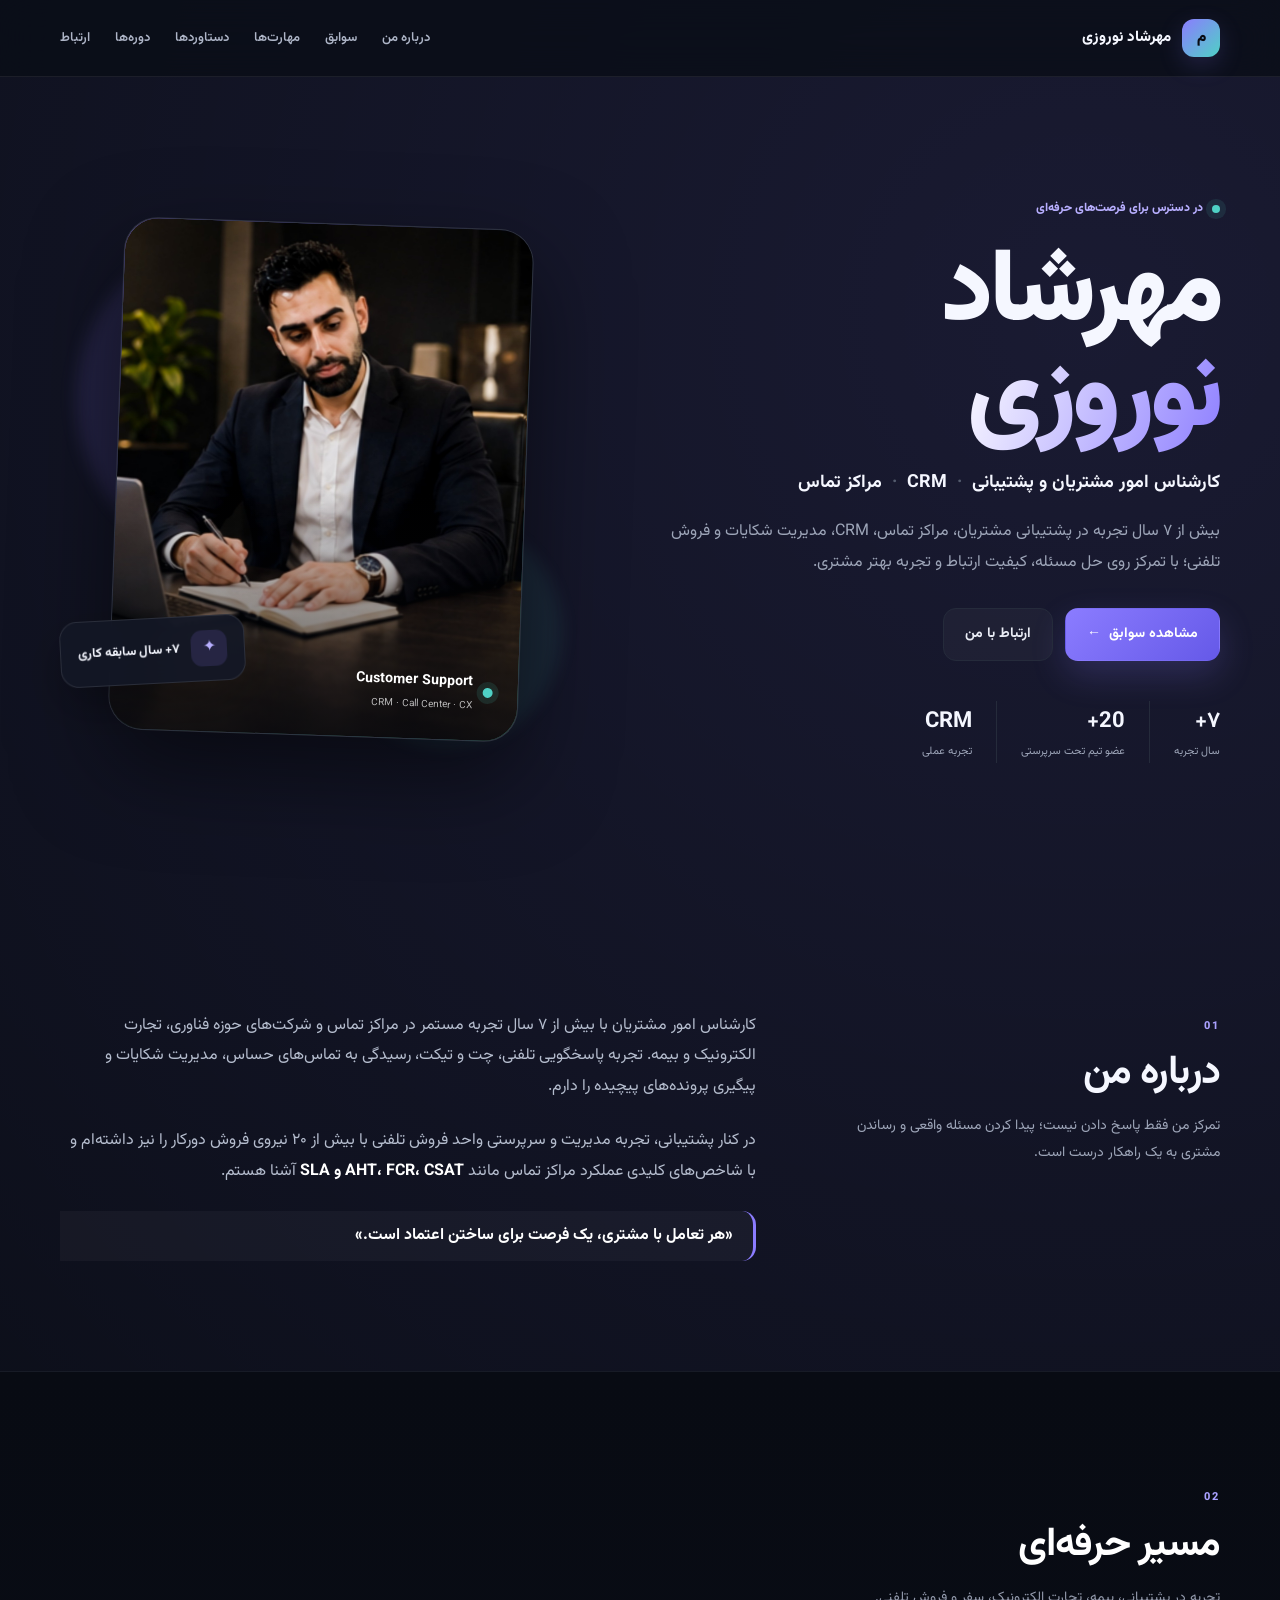
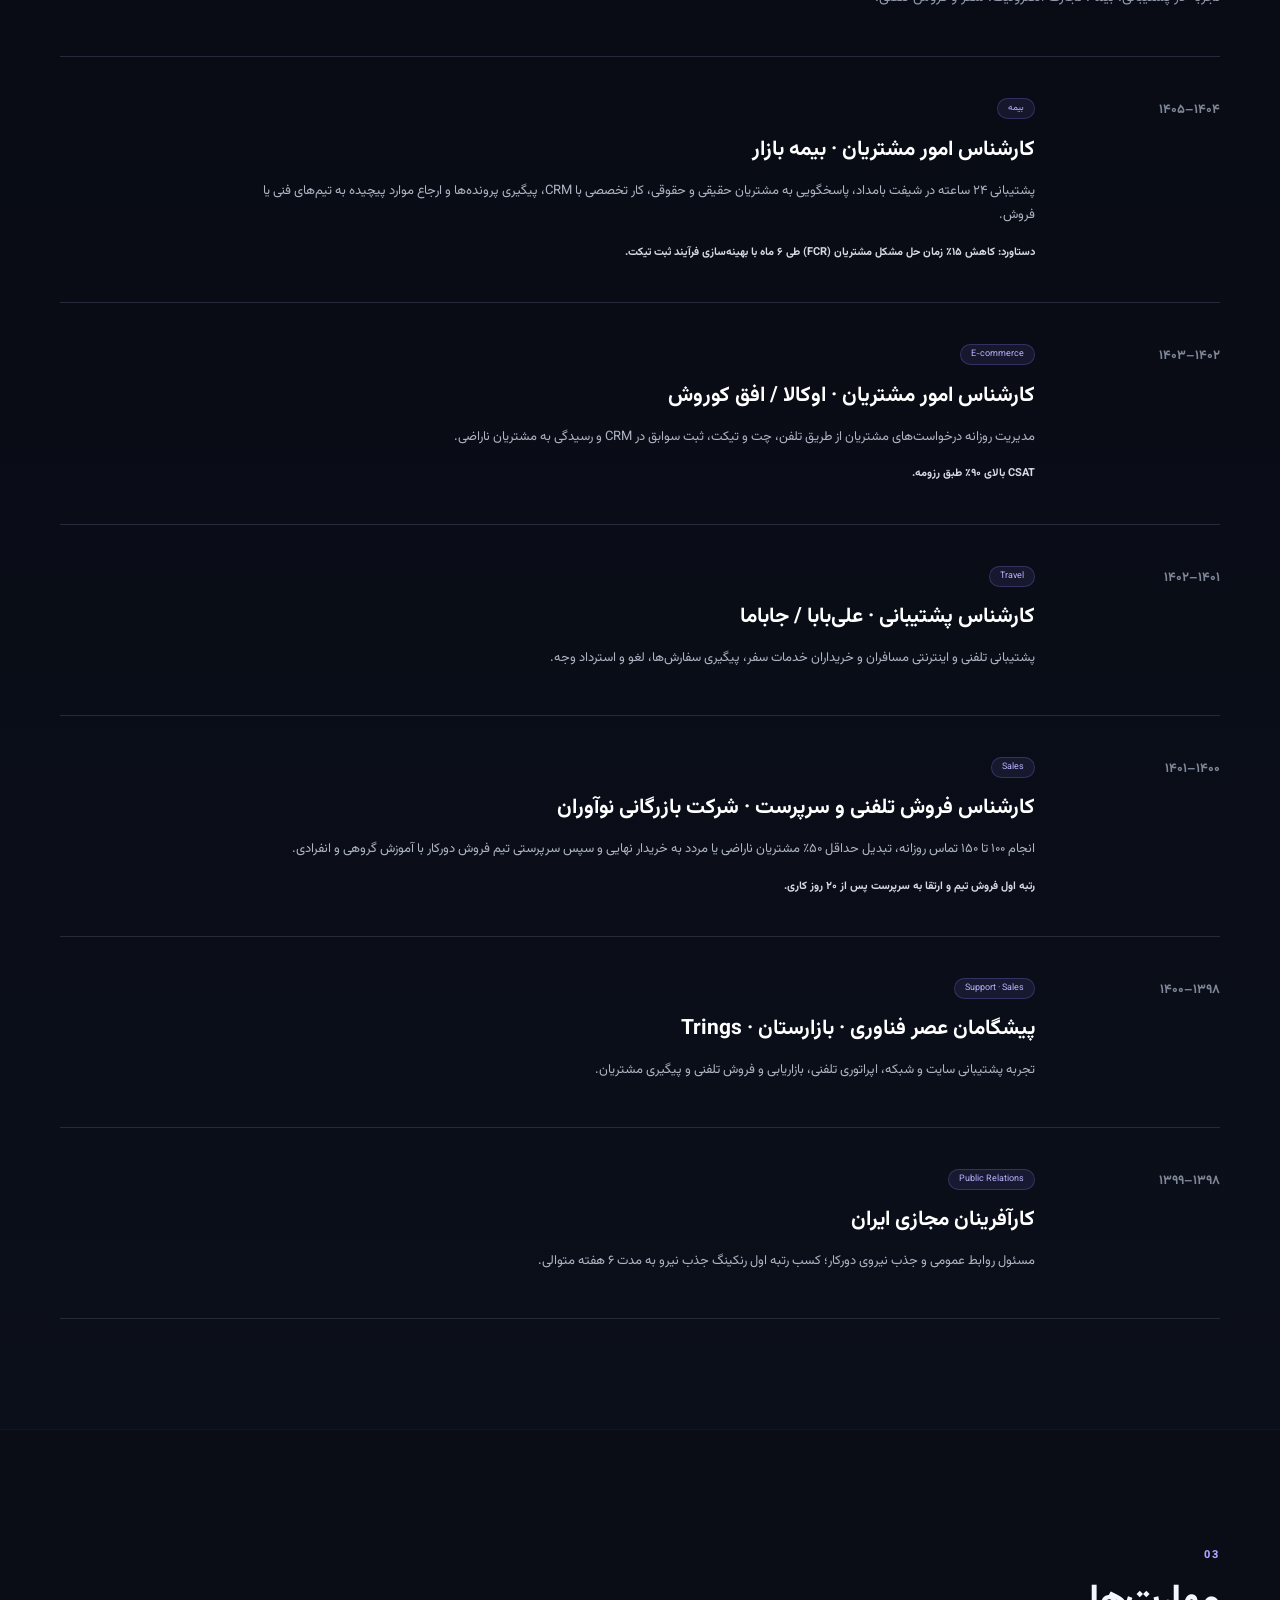
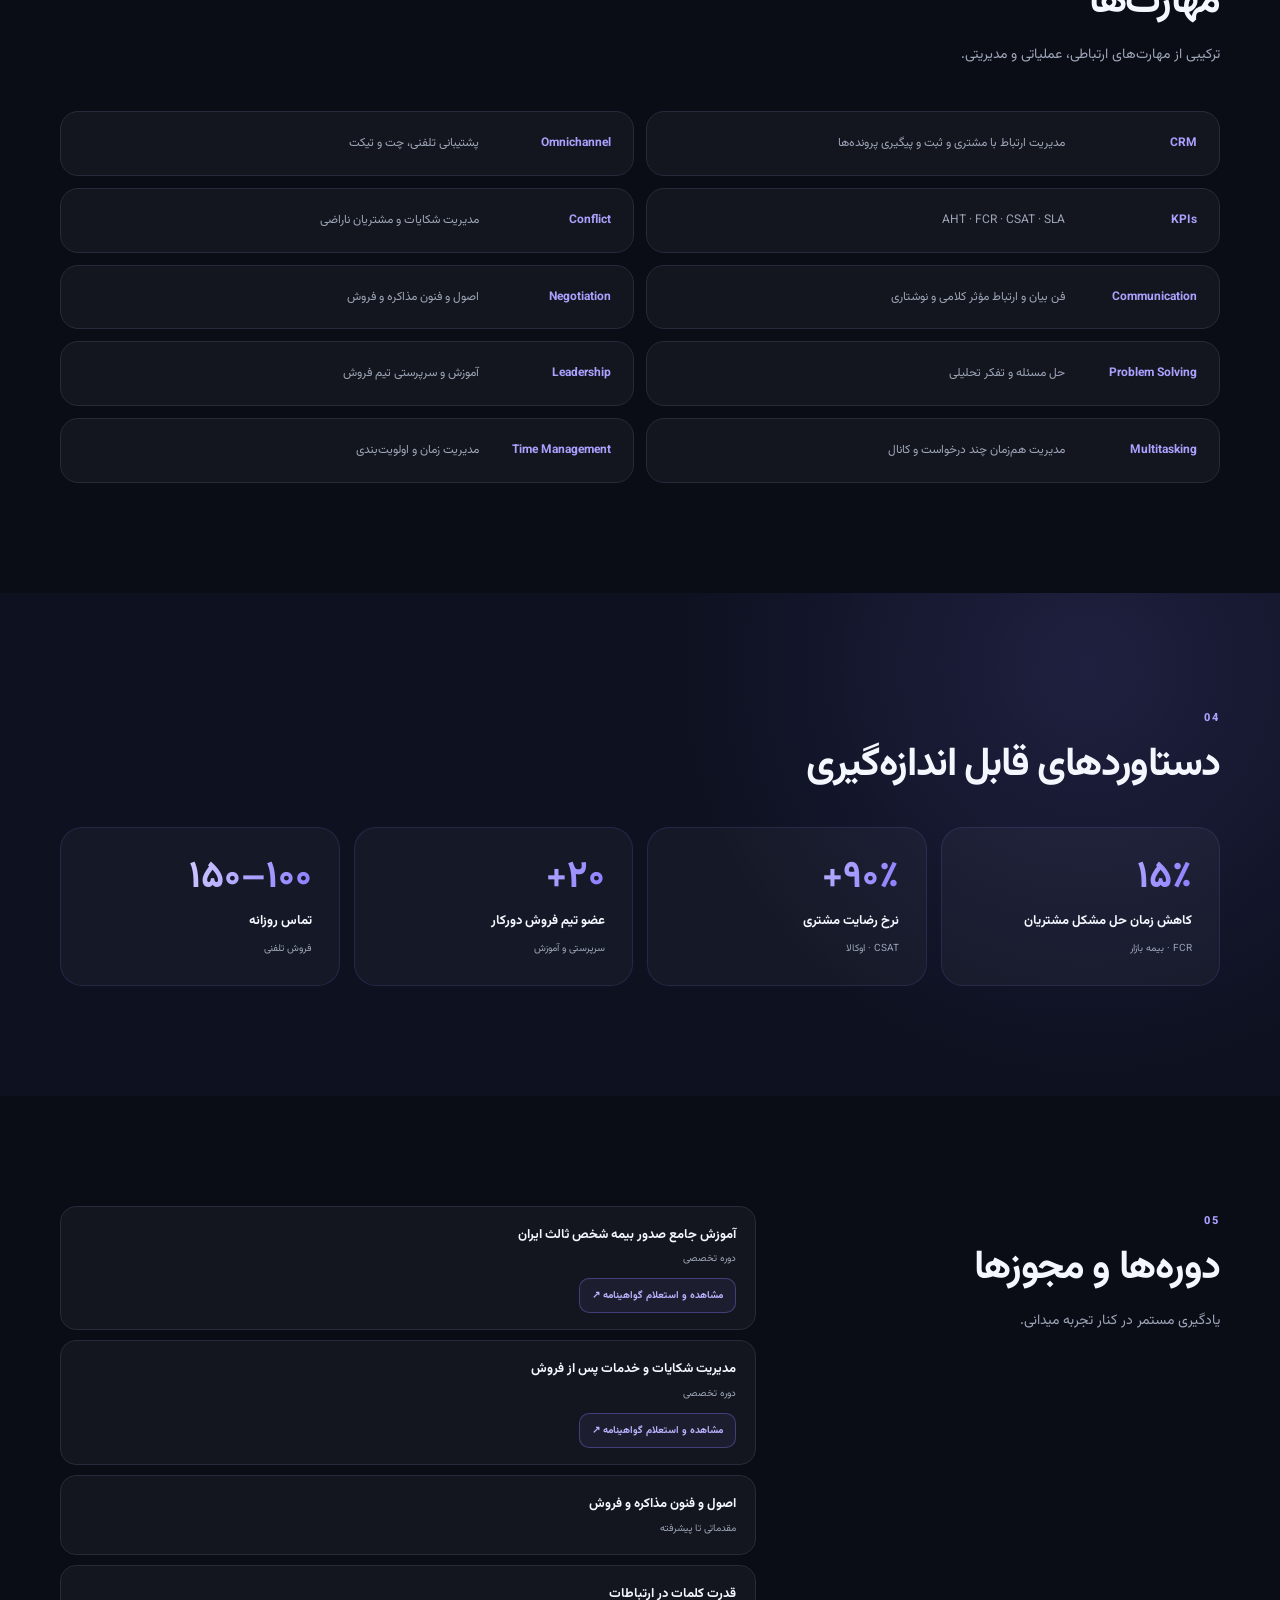
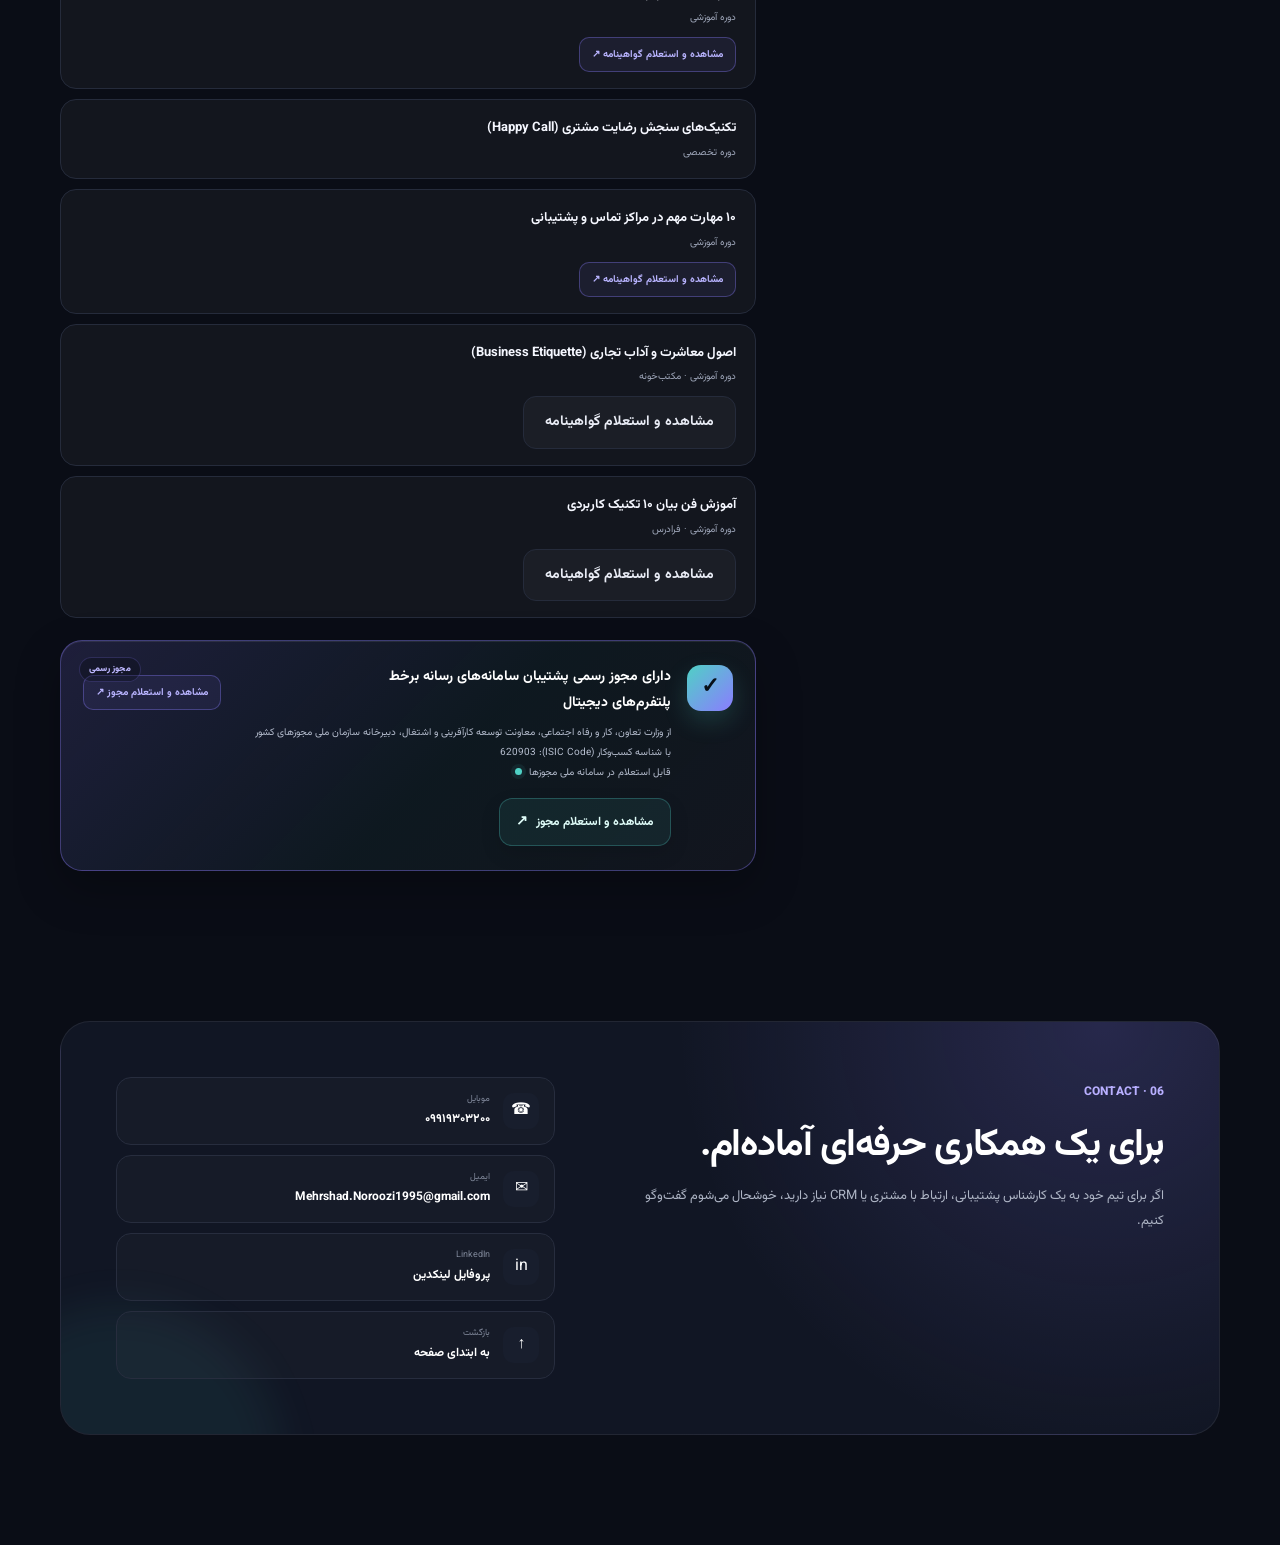
<file: index.html>
<!doctype html>
<html lang="fa" dir="rtl">
<head><meta charset="utf-8"><meta name="viewport" content="width=device-width, initial-scale=1"><meta name="theme-color" content="#0b1020"><meta name="description" content="پورتفولیوی حرفه‌ای مهرشاد نوروزی؛ کارشناس امور مشتریان، پشتیبانی و مراکز تماس با بیش از ۷ سال تجربه."><title>مهرشاد نوروزی | Customer Support & CRM</title><link rel="preconnect" href="https://fonts.googleapis.com"><link rel="preconnect" href="https://fonts.gstatic.com" crossorigin><link href="https://fonts.googleapis.com/css2?family=Vazirmatn:wght@400;500;600;700;800&display=swap" rel="stylesheet"><link rel="stylesheet" href="style.css"></head>
<body><div class="progress" id="progress"></div><header class="site-header" id="top"><div class="wrap nav-wrap"><a class="brand" href="#top"><span>م</span><strong>مهرشاد نوروزی</strong></a><button class="menu-btn" id="menuBtn" aria-label="باز کردن منو">☰</button><nav id="nav"><a href="#about">درباره من</a><a href="#experience">سوابق</a><a href="#skills">مهارت‌ها</a><a href="#achievements">دستاوردها</a><a href="#courses">دوره‌ها</a><a href="#contact">ارتباط</a></nav></div></header>
<main>
<section class="hero wrap"><div class="hero-copy reveal"><div class="eyebrow"><i></i> در دسترس برای فرصت‌های حرفه‌ای</div><h1>مهرشاد<br><em>نوروزی</em></h1><p class="role">کارشناس امور مشتریان و پشتیبانی <b>·</b> CRM <b>·</b> مراکز تماس</p><p class="lead">بیش از ۷ سال تجربه در پشتیبانی مشتریان، مراکز تماس، CRM، مدیریت شکایات و فروش تلفنی؛ با تمرکز روی حل مسئله، کیفیت ارتباط و تجربه بهتر مشتری.</p><div class="hero-actions"><a class="btn primary" href="#experience">مشاهده سوابق <span>←</span></a><a class="btn ghost" href="#contact">ارتباط با من</a></div><div class="mini-stats"><div><strong>۷+</strong><span>سال تجربه</span></div><div><strong>20+</strong><span>عضو تیم تحت سرپرستی</span></div><div><strong>CRM</strong><span>تجربه عملی</span></div></div></div><div class="hero-visual reveal"><div class="orb orb-a"></div><div class="orb orb-b"></div><div class="photo-card"><img src="profile.png" alt="مهرشاد نوروزی" loading="eager"><div class="photo-caption"><span class="status"></span><div><strong>Customer Support</strong><small>CRM · Call Center · CX</small></div></div></div><div class="floating-card"><span>✦</span><div><strong>Problem Solver</strong><small>حل مسئله و مدیریت مشتری</small></div></div></div></section>
<section class="section about" id="about"><div class="wrap two-col"><div class="section-heading reveal"><span>01</span><h2>درباره من</h2><p>تمرکز من فقط پاسخ دادن نیست؛ پیدا کردن مسئله واقعی و رساندن مشتری به یک راهکار درست است.</p></div><div class="about-text reveal"><p>کارشناس امور مشتریان با بیش از ۷ سال تجربه مستمر در مراکز تماس و شرکت‌های حوزه فناوری، تجارت الکترونیک و بیمه. تجربه پاسخگویی تلفنی، چت و تیکت، رسیدگی به تماس‌های حساس، مدیریت شکایات و پیگیری پرونده‌های پیچیده را دارم.</p><p>در کنار پشتیبانی، تجربه مدیریت و سرپرستی واحد فروش تلفنی با بیش از ۲۰ نیروی فروش دورکار را نیز داشته‌ام و با شاخص‌های کلیدی عملکرد مراکز تماس مانند <strong>AHT، FCR، CSAT و SLA</strong> آشنا هستم.</p><div class="quote">«هر تعامل با مشتری، یک فرصت برای ساختن اعتماد است.»</div></div></div></section>
<section class="section dark" id="experience"><div class="wrap"><div class="section-title reveal"><span>02</span><h2>مسیر حرفه‌ای</h2><p>تجربه در پشتیبانی، بیمه، تجارت الکترونیک، سفر و فروش تلفنی.</p></div><div class="timeline"><article class="job reveal"><div class="job-year">۱۴۰۴–۱۴۰۵</div><div><span class="tag">بیمه</span><h3>کارشناس امور مشتریان · بیمه بازار</h3><p>پشتیبانی ۲۴ ساعته در شیفت بامداد، پاسخگویی به مشتریان حقیقی و حقوقی، کار تخصصی با CRM، پیگیری پرونده‌ها و ارجاع موارد پیچیده به تیم‌های فنی یا فروش.</p><strong class="result">دستاورد: کاهش ۱۵٪ زمان حل مشکل مشتریان (FCR) طی ۶ ماه با بهینه‌سازی فرآیند ثبت تیکت.</strong></div></article><article class="job reveal"><div class="job-year">۱۴۰۲–۱۴۰۳</div><div><span class="tag">E-commerce</span><h3>کارشناس امور مشتریان · اوکالا / افق کوروش</h3><p>مدیریت روزانه درخواست‌های مشتریان از طریق تلفن، چت و تیکت، ثبت سوابق در CRM و رسیدگی به مشتریان ناراضی.</p><strong class="result">CSAT بالای ۹۰٪ طبق رزومه.</strong></div></article><article class="job reveal"><div class="job-year">۱۴۰۱–۱۴۰۲</div><div><span class="tag">Travel</span><h3>کارشناس پشتیبانی · علی‌بابا / جاباما</h3><p>پشتیبانی تلفنی و اینترنتی مسافران و خریداران خدمات سفر، پیگیری سفارش‌ها، لغو و استرداد وجه.</p></div></article><article class="job reveal"><div class="job-year">۱۴۰۰–۱۴۰۱</div><div><span class="tag">Sales</span><h3>کارشناس فروش تلفنی و سرپرست · شرکت بازرگانی نوآوران</h3><p>انجام ۱۰۰ تا ۱۵۰ تماس روزانه، تبدیل حداقل ۵۰٪ مشتریان ناراضی یا مردد به خریدار نهایی و سپس سرپرستی تیم فروش دورکار با آموزش گروهی و انفرادی.</p><strong class="result">رتبه اول فروش تیم و ارتقا به سرپرست پس از ۲۰ روز کاری.</strong></div></article><article class="job reveal compact"><div class="job-year">۱۳۹۸–۱۴۰۰</div><div><span class="tag">Support · Sales</span><h3>پیشگامان عصر فناوری · بازارستان · Trings</h3><p>تجربه پشتیبانی سایت و شبکه، اپراتوری تلفنی، بازاریابی و فروش تلفنی و پیگیری مشتریان.</p></div></article><article class="job reveal compact"><div class="job-year">۱۳۹۸–۱۳۹۹</div><div><span class="tag">Public Relations</span><h3>کارآفرینان مجازی ایران</h3><p>مسئول روابط عمومی و جذب نیروی دورکار؛ کسب رتبه اول رنکینگ جذب نیرو به مدت ۶ هفته متوالی.</p></div></article></div></div></section>
<section class="section" id="skills"><div class="wrap"><div class="section-title reveal"><span>03</span><h2>مهارت‌ها</h2><p>ترکیبی از مهارت‌های ارتباطی، عملیاتی و مدیریتی.</p></div><div class="skills-grid reveal"><div class="skill"><b>CRM</b><span>مدیریت ارتباط با مشتری و ثبت و پیگیری پرونده‌ها</span></div><div class="skill"><b>Omnichannel</b><span>پشتیبانی تلفنی، چت و تیکت</span></div><div class="skill"><b>KPIs</b><span>AHT · FCR · CSAT · SLA</span></div><div class="skill"><b>Conflict</b><span>مدیریت شکایات و مشتریان ناراضی</span></div><div class="skill"><b>Communication</b><span>فن بیان و ارتباط مؤثر کلامی و نوشتاری</span></div><div class="skill"><b>Negotiation</b><span>اصول و فنون مذاکره و فروش</span></div><div class="skill"><b>Problem Solving</b><span>حل مسئله و تفکر تحلیلی</span></div><div class="skill"><b>Leadership</b><span>آموزش و سرپرستی تیم فروش</span></div><div class="skill"><b>Multitasking</b><span>مدیریت هم‌زمان چند درخواست و کانال</span></div><div class="skill"><b>Time Management</b><span>مدیریت زمان و اولویت‌بندی</span></div></div></div></section>
<section class="section accent" id="achievements"><div class="wrap"><div class="section-title reveal"><span>04</span><h2>دستاوردهای قابل اندازه‌گیری</h2></div><div class="numbers"><div class="number reveal"><strong>۱۵٪</strong><span>کاهش زمان حل مشکل مشتریان</span><small>FCR · بیمه بازار</small></div><div class="number reveal"><strong>۹۰٪+</strong><span>نرخ رضایت مشتری</span><small>CSAT · اوکالا</small></div><div class="number reveal"><strong>۲۰+</strong><span>عضو تیم فروش دورکار</span><small>سرپرستی و آموزش</small></div><div class="number reveal"><strong>۱۰۰–۱۵۰</strong><span>تماس روزانه</span><small>فروش تلفنی</small></div></div></div></section>
<section class="section" id="courses"><div class="wrap two-col"><div class="section-heading reveal"><span>05</span><h2>دوره‌ها و مجوزها</h2><p>یادگیری مستمر در کنار تجربه میدانی.</p></div><div class="course-list reveal"><div><b>آموزش جامع صدور بیمه شخص ثالث ایران</b><small>دوره تخصصی</small></div><div><b>مدیریت شکایات و خدمات پس از فروش</b><small>دوره تخصصی</small></div><div><b>اصول و فنون مذاکره و فروش</b><small>مقدماتی تا پیشرفته</small></div><div><b>قدرت کلمات در ارتباطات</b><small>دوره آموزشی</small></div><div><b>تکنیک‌های سنجش رضایت مشتری (Happy Call)</b><small>دوره تخصصی</small></div><div><b>۱۰ مهارت مهم در مراکز تماس و پشتیبانی</b><small>دوره آموزشی</small></div><div><b>اصول معاشرت و آداب تجاری (Business Etiquette)</b><small>دوره آموزشی · مکتب‌خونه</small><a class="btn ghost" href="https://www.maktabkhooneh.org/certificates/MK-79FX5S/" target="_blank" rel="noopener noreferrer">مشاهده و استعلام گواهینامه</a></div><div><b>آموزش فن بیان ۱۰ تکنیک کاربردی</b><small>دوره آموزشی · فرادرس</small><a class="btn ghost" href="https://faradars.org/verify/C2059DC7" target="_blank" rel="noopener noreferrer">مشاهده و استعلام گواهینامه</a></div><div class="license"><span>✓</span><div><b>دارای مجوز رسمی پشتیبان سامانه‌های رسانه برخط<br>پلتفرم‌های دیجیتال</b><small>از وزارت تعاون، کار و رفاه اجتماعی، معاونت توسعه کارآفرینی و اشتغال، دبیرخانه سازمان ملی مجوزهای کشور<br>با شناسه کسب‌وکار (ISIC Code): 620903<br>قابل استعلام در سامانه ملی مجوزها</small><a class="btn license-btn" href="https://qr.mojavez.ir/track/I12951113" target="_blank" rel="noopener noreferrer">مشاهده و استعلام مجوز <span>↗</span></a></div></div></div></div></section>
<section class="section contact" id="contact"><div class="wrap contact-box reveal"><div><span class="eyebrow">06 · CONTACT</span><h2>برای یک همکاری حرفه‌ای آماده‌ام.</h2><p>اگر برای تیم خود به یک کارشناس پشتیبانی، ارتباط با مشتری یا CRM نیاز دارید، خوشحال می‌شوم گفت‌وگو کنیم.</p></div><div class="contact-links"><a href="tel:09919303200"><span>☎</span><div><small>موبایل</small><strong>۰۹۹۱۹۳۰۳۲۰۰</strong></div></a><a href="mailto:Mehrshad.Noroozi1995@gmail.com"><span>✉</span><div><small>ایمیل</small><strong>Mehrshad.Noroozi1995@gmail.com</strong></div></a><a href="https://www.linkedin.com/in/mehrshad-noroozi-60b160277" target="_blank" rel="noopener noreferrer"><span>in</span><div><small>LinkedIn</small><strong>پروفایل لینکدین</strong></div></a><a href="#top"><span>↑</span><div><small>بازگشت</small><strong>به ابتدای صفحه</strong></div></a></div></div></section>
</main><script src="script.js"></script></body></html>
</file>
<file: style.css>
:root{--bg:#0a0d16;--ink:#f5f7ff;--muted:#9da5b8;--line:#252b3b;--card:#111624;--accent:#8b7cff;--accent2:#4fd1c5;--dark:#070912;--radius:24px}*{box-sizing:border-box}html{scroll-behavior:smooth}body{margin:0;background:radial-gradient(circle at 85% 5%,rgba(139,124,255,.12),transparent 30%),var(--bg);color:var(--ink);font-family:'Vazirmatn',Tahoma,sans-serif;line-height:1.9}a{text-decoration:none;color:inherit}.wrap{width:min(1160px,calc(100% - 40px));margin:auto}.progress{position:fixed;top:0;right:0;height:3px;width:0;background:linear-gradient(90deg,var(--accent),var(--accent2));z-index:1000}.site-header{position:sticky;top:0;z-index:100;background:rgba(10,13,22,.78);backdrop-filter:blur(20px);border-bottom:1px solid rgba(255,255,255,.07)}.nav-wrap{height:76px;display:flex;align-items:center;justify-content:space-between;gap:28px}.brand{display:flex;align-items:center;gap:11px;font-size:15px}.brand span{width:38px;height:38px;display:grid;place-items:center;border-radius:12px;background:linear-gradient(135deg,var(--accent),var(--accent2));color:#080b13;font-weight:900;box-shadow:0 8px 25px rgba(139,124,255,.18)}.brand strong{font-weight:800}nav{display:flex;gap:25px;color:#aeb5c7;font-size:13px;font-weight:600}nav a{transition:.2s;position:relative}nav a:after{content:'';position:absolute;right:0;bottom:-9px;width:0;height:2px;border-radius:5px;background:var(--accent);transition:.25s}nav a:hover{color:#fff}nav a:hover:after{width:100%}.menu-btn{display:none;border:0;background:transparent;color:#fff;font-size:24px}.hero{min-height:calc(100vh - 76px);display:grid;grid-template-columns:1.05fr .95fr;align-items:center;gap:60px;padding:70px 0 90px}.eyebrow{display:inline-flex;align-items:center;gap:9px;color:#b8afff;font-size:12px;font-weight:800}.eyebrow i{width:8px;height:8px;border-radius:50%;background:var(--accent2);box-shadow:0 0 0 6px rgba(79,209,197,.1);animation:pulse 2s infinite}@keyframes pulse{0%,100%{box-shadow:0 0 0 5px rgba(79,209,197,.08)}50%{box-shadow:0 0 0 9px rgba(79,209,197,.02)}}h1{font-size:clamp(58px,8vw,105px);line-height:1.02;letter-spacing:-4px;margin:18px 0 14px;font-weight:900;font-family:'Vazirmatn',Tahoma,sans-serif}h1 em{font-style:normal;background:linear-gradient(110deg,#fff,var(--accent));-webkit-background-clip:text;background-clip:text;color:transparent;font-weight:900}.role{font-size:18px;font-weight:700;margin:0 0 17px}.role b{color:#535b6d;padding:0 5px}.lead{max-width:650px;color:var(--muted);font-size:16px}.hero-actions{display:flex;gap:12px;margin:30px 0}.btn{padding:12px 21px;border-radius:13px;font-weight:700;font-size:14px;border:1px solid var(--line);transition:.25s;display:inline-flex;align-items:center;justify-content:center;gap:8px}.btn.primary{background:linear-gradient(135deg,var(--accent),#6559e8);color:#fff;border-color:transparent;box-shadow:0 14px 35px rgba(139,124,255,.2)}.btn.primary:hover{transform:translateY(-2px);box-shadow:0 18px 40px rgba(139,124,255,.3)}.btn.ghost{background:rgba(255,255,255,.035);color:#e9ecf5}.btn.ghost:hover{background:rgba(255,255,255,.07);border-color:#41495e;transform:translateY(-2px)}.btn:focus-visible,nav a:focus-visible,.brand:focus-visible{outline:2px solid var(--accent2);outline-offset:4px}.mini-stats{display:flex;gap:0;margin-top:40px}.mini-stats div{padding:0 24px;border-right:1px solid var(--line)}.mini-stats div:first-child{padding-right:0;border-right:0}.mini-stats strong,.mini-stats span{display:block}.mini-stats strong{font-size:22px}.mini-stats span{font-size:11px;color:var(--muted)}.hero-visual{position:relative;min-height:570px;display:grid;place-items:center}.photo-card{position:relative;width:min(410px,80%);aspect-ratio:4/5;border-radius:34px;overflow:hidden;box-shadow:0 35px 90px rgba(0,0,0,.5);transform:rotate(2deg);z-index:2;background:#171c2a;border:1px solid rgba(255,255,255,.1);transition:transform .45s ease,box-shadow .45s ease}.photo-card:hover{transform:rotate(0deg) translateY(-6px);box-shadow:0 45px 100px rgba(0,0,0,.58)}.photo-card:before{content:'';position:absolute;inset:-2px;border-radius:36px;padding:2px;background:linear-gradient(135deg,rgba(139,124,255,.7),transparent 45%,rgba(79,209,197,.45));-webkit-mask:linear-gradient(#000 0 0) content-box,linear-gradient(#000 0 0);-webkit-mask-composite:xor;mask-composite:exclude;z-index:4;pointer-events:none}.photo-card:after{content:'';position:absolute;inset:0;background:linear-gradient(180deg,transparent 52%,rgba(4,6,12,.78))}.photo-card img{width:100%;height:100%;object-fit:cover;display:block}.photo-caption{position:absolute;bottom:25px;right:25px;left:25px;display:flex;align-items:center;gap:10px;color:#fff;z-index:5}.photo-caption strong,.photo-caption small{display:block}.photo-caption strong{font-size:14px}.photo-caption small{font-size:10px;opacity:.7}.status{width:10px;height:10px;background:var(--accent2);border-radius:50%;box-shadow:0 0 0 6px rgba(79,209,197,.12)}.orb{position:absolute;border-radius:50%;filter:blur(8px);pointer-events:none}.orb-a{width:330px;height:330px;background:rgba(139,124,255,.14);top:7%;left:3%;animation:floatA 7s ease-in-out infinite}.orb-b{width:230px;height:230px;background:rgba(79,209,197,.09);bottom:3%;right:4%;animation:floatB 8s ease-in-out infinite}@keyframes floatA{50%{transform:translate(12px,-14px)}}@keyframes floatB{50%{transform:translate(-10px,12px)}}.floating-card{position:absolute;bottom:14%;left:0;background:rgba(18,23,37,.9);backdrop-filter:blur(18px);border:1px solid rgba(255,255,255,.1);box-shadow:0 20px 50px rgba(0,0,0,.3);border-radius:18px;padding:14px 17px;display:flex;align-items:center;gap:11px;z-index:6;transform:rotate(-3deg);transition:.3s}.floating-card:hover{transform:rotate(0deg) translateY(-4px)}.floating-card>span{width:36px;height:36px;display:grid;place-items:center;border-radius:11px;background:rgba(139,124,255,.14);color:#b8afff}.floating-card strong{font-size:0}.floating-card strong:after{content:'۷+ سال سابقه کاری';font-size:13px}.floating-card small{display:none}.section{padding:110px 0}.two-col{display:grid;grid-template-columns:.7fr 1.3fr;gap:90px}.section-heading>span,.section-title>span{font-size:11px;color:#aaa1ff;font-weight:800;letter-spacing:2px}.section h2{font-size:40px;line-height:1.2;margin:8px 0 16px;letter-spacing:-1.3px}.section-heading p,.section-title p{color:var(--muted);font-size:14px}.about-text{font-size:16px;color:#b5bdce}.about-text p{margin-top:0;margin-bottom:24px}.about-text strong{color:#fff}.quote{border-right:3px solid var(--accent);padding:10px 20px;color:#fff;font-weight:700;background:rgba(255,255,255,.035);border-radius:0 14px 14px 0}.dark{background:linear-gradient(180deg,#080b13,#0b0f1a);color:#fff;border-block:1px solid rgba(255,255,255,.05)}.dark .section-title p{color:#9299ab}.timeline{margin-top:45px;border-top:1px solid #252b3b}.job{display:grid;grid-template-columns:150px 1fr;gap:35px;padding:35px 0;border-bottom:1px solid #252b3b;transition:.25s}.job:hover{padding-right:10px}.job-year{color:#7f8799;font-size:13px;font-weight:700;padding-top:6px}.job h3{font-size:21px;margin:7px 0 9px}.job p{color:#aeb5c5;font-size:13px;max-width:780px;margin:0 0 9px}.tag{display:inline-block;color:#b9b4ff;background:rgba(139,124,255,.1);border:1px solid rgba(139,124,255,.25);border-radius:30px;padding:1px 10px;font-size:9px}.result{font-size:11px;color:#d8dbe5}.skills-grid{display:grid;grid-template-columns:repeat(2,1fr);gap:12px;margin-top:42px}.skill{background:rgba(255,255,255,.035);border:1px solid var(--line);border-radius:18px;padding:20px 22px;display:flex;align-items:center;gap:20px;transition:.25s}.skill:hover{transform:translateY(-3px);border-color:rgba(139,124,255,.35);box-shadow:0 15px 35px rgba(0,0,0,.2)}.skill b{min-width:112px;font-size:12px;color:#aaa1ff}.skill span{font-size:12px;color:var(--muted)}.accent{background:radial-gradient(circle at 85% 15%,rgba(139,124,255,.14),transparent 35%),#0d1120}.numbers{display:grid;grid-template-columns:repeat(4,1fr);gap:14px;margin-top:38px}.number{background:rgba(255,255,255,.035);border:1px solid rgba(139,124,255,.14);border-radius:22px;padding:27px;transition:.25s}.number:hover{transform:translateY(-4px);border-color:rgba(139,124,255,.3)}.number strong{display:block;font-size:38px;line-height:1.2;background:linear-gradient(110deg,#fff,var(--accent));-webkit-background-clip:text;background-clip:text;color:transparent}.number span,.number small{display:block}.number span{font-weight:700;font-size:13px;margin-top:8px}.number small{color:var(--muted);font-size:10px;margin-top:5px}.course-list{display:grid;gap:10px}.course-list>div{background:rgba(255,255,255,.035);border:1px solid var(--line);border-radius:16px;padding:16px 19px}.course-list b,.course-list small{display:block}.course-list b{font-size:13px}.course-list small{color:var(--muted);font-size:10px;margin-top:2px}.course-list .btn{margin-top:10px}.course-list .license{display:flex;gap:13px;align-items:flex-start;background:linear-gradient(135deg,#151a2a,#101522);color:#fff;border-color:#2b3142;margin-top:7px}.license>span{color:#a69dff;font-size:20px}.license small{color:#9ba2b2}.contact{padding-top:40px}.contact-box{background:radial-gradient(circle at 90% 0,rgba(139,124,255,.18),transparent 38%),#111624;color:#fff;border-radius:30px;padding:55px;display:grid;grid-template-columns:1fr .8fr;gap:60px;overflow:hidden;position:relative;border:1px solid rgba(255,255,255,.07)}.contact-box:after{content:'';position:absolute;width:320px;height:320px;border-radius:50%;background:rgba(79,209,197,.07);left:-100px;bottom:-190px;filter:blur(20px)}.contact-box h2{font-size:38px;line-height:1.35;margin:12px 0}.contact-box p{color:#aeb5c5;font-size:13px;max-width:570px}.contact-links{display:grid;gap:10px;position:relative;z-index:2}.contact-links a{display:flex;align-items:center;gap:13px;padding:13px 15px;border:1px solid #272d3e;border-radius:15px;transition:.2s;background:rgba(255,255,255,.02)}.contact-links a:hover{border-color:#555e78;transform:translateX(-3px)}.contact-links a>span{width:36px;height:36px;border-radius:11px;background:#181e2d;display:grid;place-items:center}.contact-links small,.contact-links strong{display:block}.contact-links small{font-size:9px;color:#7f8799}.contact-links strong{font-size:12px}footer{padding:28px 0;color:#7c8495;font-size:10px}footer .wrap{display:flex;justify-content:space-between;gap:15px;align-items:center}footer strong{color:#fff}.reveal{opacity:0;transform:translateY(18px);transition:opacity .7s ease,transform .7s ease}.reveal.visible{opacity:1;transform:none}@media(max-width:850px){.wrap{width:min(100% - 28px,680px)}nav{display:none;position:absolute;top:76px;right:14px;left:14px;background:rgba(17,22,36,.98);padding:15px;border:1px solid var(--line);border-radius:16px;box-shadow:0 15px 40px rgba(0,0,0,.35);flex-direction:column;gap:3px}nav.open{display:flex}.menu-btn{display:block}.hero{grid-template-columns:1fr;gap:20px;padding-top:55px}.hero-visual{min-height:450px;order:-1}.photo-card{width:min(330px,78%)}.floating-card{left:3%}.hero-copy{text-align:center}.lead{margin-inline:auto}.hero-actions,.mini-stats{justify-content:center}.mini-stats div:first-child{padding-right:12px}.two-col{grid-template-columns:1fr;gap:35px}.section{padding:75px 0}.section h2{font-size:32px}.job{grid-template-columns:1fr;gap:5px}.skills-grid{grid-template-columns:1fr}.numbers{grid-template-columns:1fr 1fr}.contact-box{grid-template-columns:1fr;padding:35px 25px;gap:25px}.contact-box h2{font-size:30px}}@media(max-width:500px){h1{font-size:61px;letter-spacing:-3px}.role{font-size:14px}.lead{font-size:13px}.hero-actions{flex-direction:column}.mini-stats{gap:0}.mini-stats div{padding:0 12px}.numbers{grid-template-columns:1fr}.number strong{font-size:32px}.photo-card{width:82%}}@media(prefers-reduced-motion:reduce){*,*:before,*:after{scroll-behavior:auto!important;animation:none!important;transition:none!important}}
.course-list .license{position:relative;display:flex;gap:16px;align-items:flex-start;padding:24px 22px;margin-top:12px;overflow:hidden;background:linear-gradient(135deg,rgba(139,124,255,.16),rgba(79,209,197,.06) 55%,rgba(255,255,255,.035));border:1px solid rgba(139,124,255,.38);border-radius:22px;box-shadow:0 18px 45px rgba(0,0,0,.25),inset 0 1px 0 rgba(255,255,255,.08);transition:transform .3s ease,border-color .3s ease,box-shadow .3s ease}.course-list .license:before{content:'';position:absolute;inset:0;background:linear-gradient(115deg,transparent 25%,rgba(255,255,255,.07) 50%,transparent 75%);transform:translateX(120%);transition:transform .8s ease;pointer-events:none}.course-list .license:hover{transform:translateY(-4px);border-color:rgba(79,209,197,.55);box-shadow:0 24px 55px rgba(0,0,0,.32),0 0 0 1px rgba(139,124,255,.08) inset}.course-list .license:hover:before{transform:translateX(-120%)}.course-list .license>span{position:relative;flex:0 0 46px;width:46px;height:46px;display:grid;place-items:center;border-radius:14px;color:#071019;font-size:22px;font-weight:900;background:linear-gradient(135deg,var(--accent2),#8b7cff);box-shadow:0 10px 25px rgba(79,209,197,.18)}.course-list .license>div{position:relative;flex:1;min-width:0}.course-list .license b{font-size:14px;line-height:1.8;margin:0 0 7px}.course-list .license small{font-size:10px;line-height:2;color:#b5bdce}.course-list .license small:after{content:'';display:inline-block;width:7px;height:7px;margin-right:7px;border-radius:50%;background:var(--accent2);box-shadow:0 0 0 4px rgba(79,209,197,.08)}.license-btn{margin-top:15px!important;padding:10px 16px!important;border-color:rgba(79,209,197,.28)!important;background:rgba(79,209,197,.08)!important;color:#dffcf8!important;font-size:12px!important;box-shadow:0 8px 20px rgba(0,0,0,.12)}.license-btn:hover{background:rgba(79,209,197,.14)!important;border-color:rgba(79,209,197,.5)!important;transform:translateY(-2px)}.license-btn span{font-size:14px}.course-list .license:after{content:'مجوز رسمی';position:absolute;left:18px;top:16px;padding:3px 9px;border-radius:20px;border:1px solid rgba(139,124,255,.22);background:rgba(10,13,22,.35);color:#bdb7ff;font-size:9px;font-weight:800;letter-spacing:.2px}@media(max-width:500px){.course-list .license{padding:20px 17px;gap:12px}.course-list .license>span{flex-basis:40px;width:40px;height:40px;font-size:18px}.course-list .license b{font-size:12px;padding-left:68px}.course-list .license small{font-size:9px;line-height:2}.license-btn{width:100%;margin-top:13px!important}.course-list .license:after{left:14px;top:14px;font-size:8px}}
</file>
